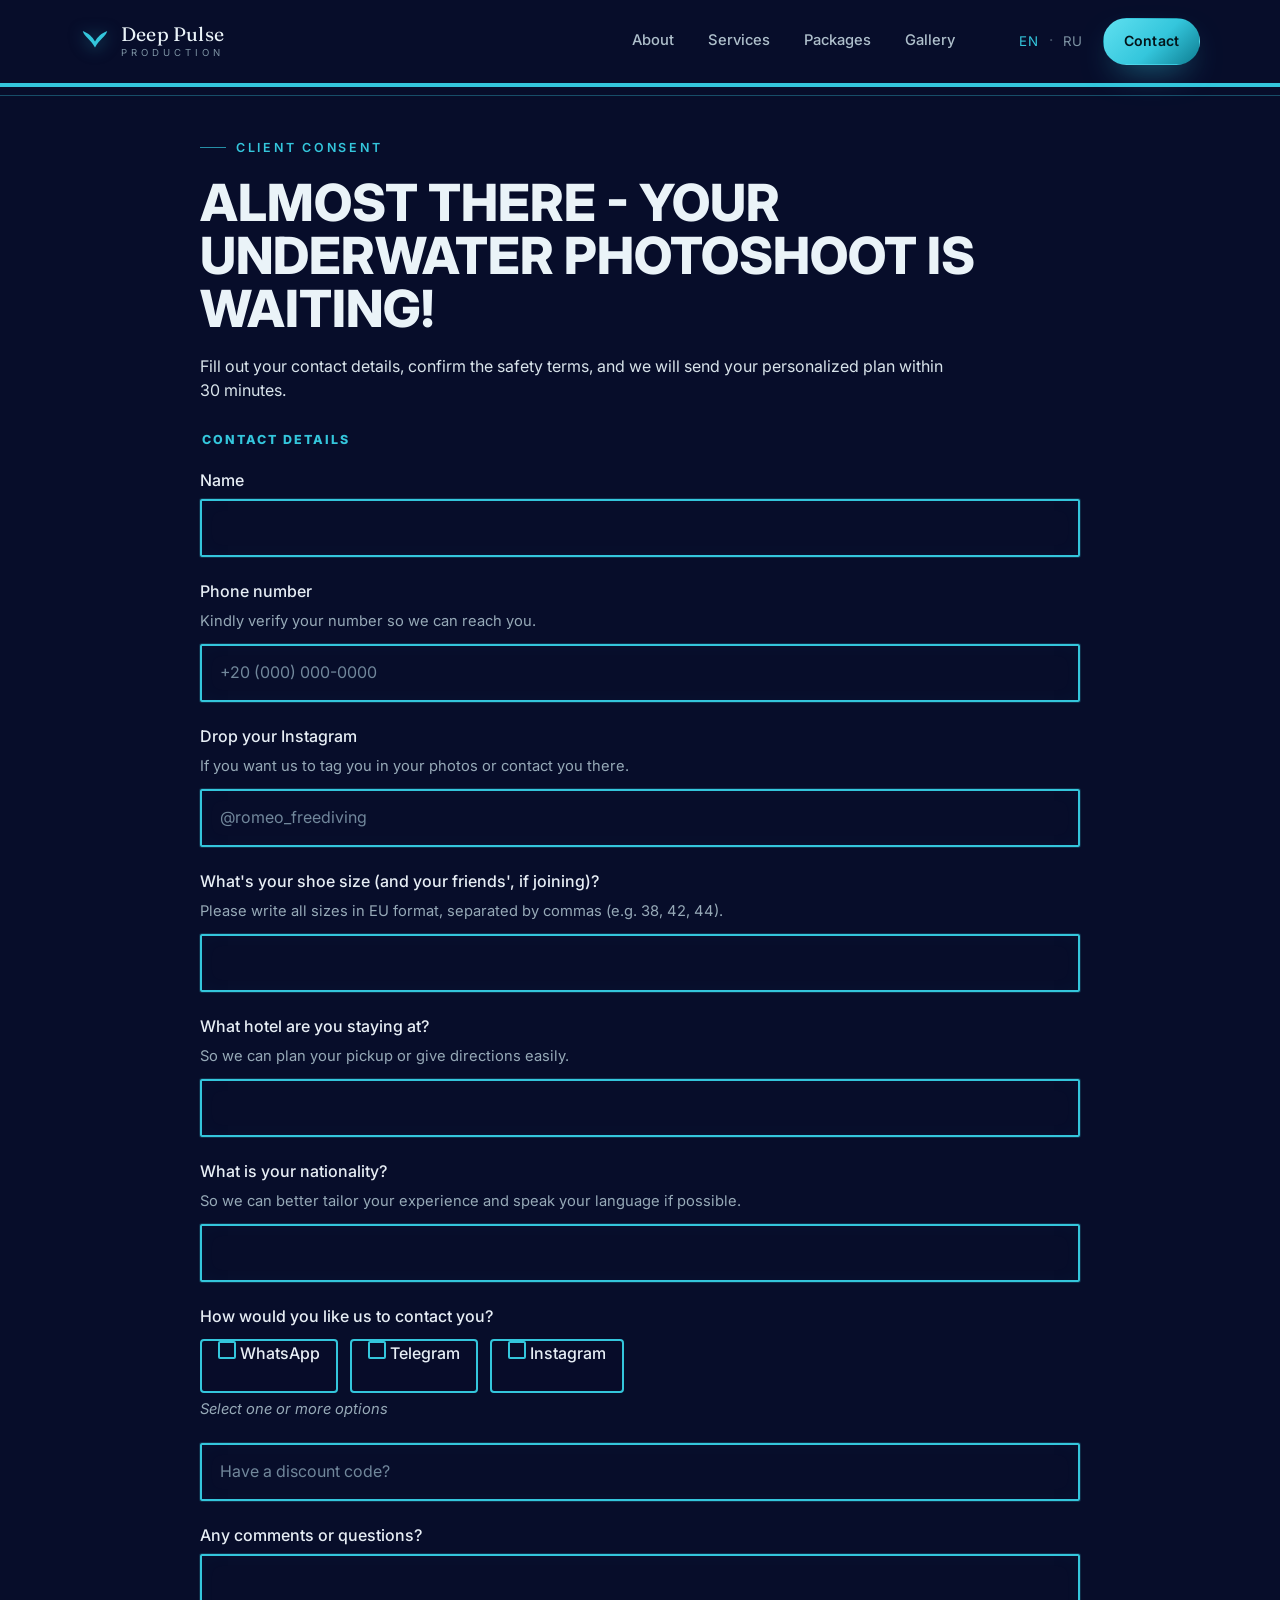
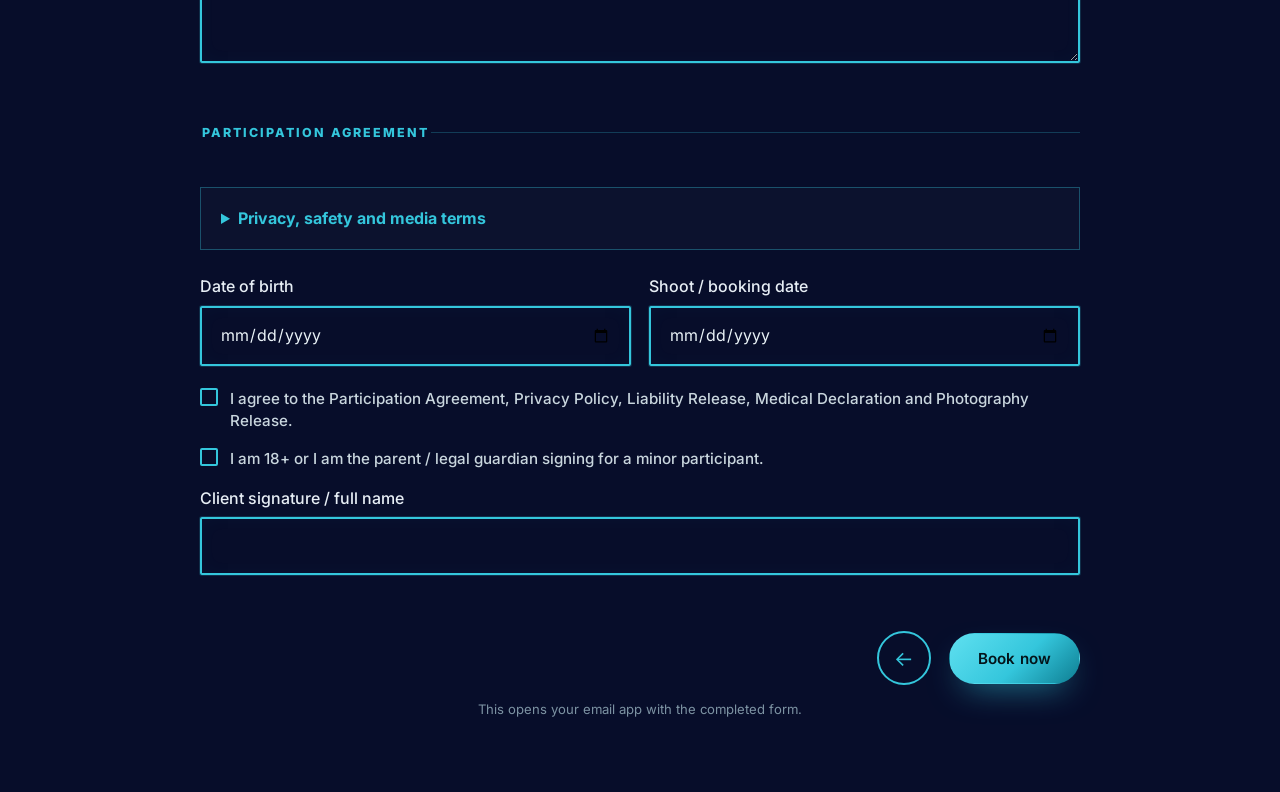
<file: consent.html>
<!DOCTYPE html>
<html lang="en" class="no-js">
<head>
<meta charset="UTF-8" />
<meta name="viewport" content="width=device-width, initial-scale=1.0" />
<title>Deep Pulse Production - Client Consent Form</title>
<meta name="description" content="Client consent and booking details form for Deep Pulse Production underwater photoshoots." />
<meta name="theme-color" content="#050d16" />
<link rel="icon" href="assets/img/favicon.svg" type="image/svg+xml" />
<link rel="preconnect" href="https://fonts.googleapis.com" />
<link rel="preconnect" href="https://fonts.gstatic.com" crossorigin />
<link href="https://fonts.googleapis.com/css2?family=Fraunces:opsz,wght@9..144,300;9..144,400;9..144,500;9..144,600&family=Inter:wght@300;400;500;600;700&display=swap" rel="stylesheet" />
<link rel="stylesheet" href="assets/css/styles.css" />
<script>document.documentElement.classList.remove('no-js');document.documentElement.classList.add('js');</script>
</head>
<body class="lang-en consent-page">

<header class="site-header consent-header" id="header">
  <div class="container header-inner">
    <a href="index.html#top" class="brand" aria-label="Deep Pulse Production - home">
      <svg class="brand-mark" viewBox="0 0 32 32" aria-hidden="true"><path d="M16 23C11.6 14.6 4.2 11 3 5.4 9.3 8 13 11.3 16 16.6 19 11.3 22.7 8 29 5.4 27.8 11 20.4 14.6 16 23Z"/></svg>
      <span class="brand-text"><span class="brand-name">Deep Pulse</span><span class="brand-sub">PRODUCTION</span></span>
    </a>

    <nav class="nav" id="nav" aria-label="Primary">
      <a href="index.html#about" class="nav-link"><span class="lang lang-en">About</span><span class="lang lang-ru">О нас</span></a>
      <a href="index.html#services" class="nav-link"><span class="lang lang-en">Services</span><span class="lang lang-ru">Услуги</span></a>
      <a href="index.html#packages" class="nav-link"><span class="lang lang-en">Packages</span><span class="lang lang-ru">Пакеты</span></a>
      <a href="index.html#gallery" class="nav-link"><span class="lang lang-en">Gallery</span><span class="lang lang-ru">Галерея</span></a>
      <a href="index.html#contact" class="nav-link nav-contact"><span class="lang lang-en">Contact</span><span class="lang lang-ru">Контакты</span></a>
    </nav>

    <div class="header-actions">
      <div class="lang-switch" role="group" aria-label="Language">
        <button type="button" class="lang-btn is-active" data-lang="en">EN</button>
        <span class="lang-sep">·</span>
        <button type="button" class="lang-btn" data-lang="ru">RU</button>
      </div>
      <a href="index.html#contact" class="btn btn-primary btn-sm header-cta"><span class="lang lang-en">Contact</span><span class="lang lang-ru">Контакты</span></a>
      <button type="button" class="menu-toggle" id="menuToggle" aria-label="Menu" aria-expanded="false" aria-controls="nav">
        <span></span><span></span><span></span>
      </button>
    </div>
  </div>
</header>

<main class="consent-shell">
  <section class="consent-hero">
    <div class="consent-brand-line container">
      <span class="brand-kicker"><span class="lang lang-en">One breath. Epic adventure.</span><span class="lang lang-ru">Один вдох. Большое приключение.</span></span>
    </div>
  </section>

  <section class="consent-section">
    <div class="container consent-wrap">
      <div class="consent-copy reveal">
        <p class="eyebrow"><span class="lang lang-en">Client consent</span><span class="lang lang-ru">Согласие клиента</span></p>
        <h1><span class="lang lang-en">Almost there - your underwater photoshoot is waiting!</span><span class="lang lang-ru">Почти готово - ваша подводная съемка ждет!</span></h1>
        <p class="lead"><span class="lang lang-en">Fill out your contact details, confirm the safety terms, and we will send your personalized plan within 30 minutes.</span><span class="lang lang-ru">Заполните контакты, подтвердите условия безопасности, и мы пришлем персональный план в течение 30 минут.</span></p>
      </div>

      <form class="consent-form reveal" id="consentForm">
        <fieldset class="consent-fieldset">
          <legend><span class="lang lang-en">Contact details</span><span class="lang lang-ru">Контактные данные</span></legend>

          <div class="consent-field">
            <label for="consent-name"><span class="lang lang-en">Name</span><span class="lang lang-ru">Имя и фамилия</span></label>
            <input type="text" id="consent-name" name="name" required autocomplete="name" />
          </div>

          <div class="consent-field">
            <label for="consent-phone"><span class="lang lang-en">Phone number</span><span class="lang lang-ru">Номер телефона</span></label>
            <p><span class="lang lang-en">Kindly verify your number so we can reach you.</span><span class="lang lang-ru">Проверьте номер, чтобы мы могли с вами связаться.</span></p>
            <input type="tel" id="consent-phone" name="phone" required autocomplete="tel" data-ph-en="+20 (000) 000-0000" data-ph-ru="+20 (000) 000-0000" />
          </div>

          <div class="consent-field">
            <label for="consent-instagram"><span class="lang lang-en">Drop your Instagram</span><span class="lang lang-ru">Ваш Instagram</span></label>
            <p><span class="lang lang-en">If you want us to tag you in your photos or contact you there.</span><span class="lang lang-ru">Если хотите, чтобы мы отметили вас на фото или связались там.</span></p>
            <input type="text" id="consent-instagram" name="instagram" autocomplete="off" data-ph-en="@romeo_freediving" data-ph-ru="@romeo_freediving" />
          </div>

          <div class="consent-field">
            <label for="consent-shoes"><span class="lang lang-en">What's your shoe size (and your friends', if joining)?</span><span class="lang lang-ru">Размер обуви ваш и друзей, если они участвуют</span></label>
            <p><span class="lang lang-en">Please write all sizes in EU format, separated by commas (e.g. 38, 42, 44).</span><span class="lang lang-ru">Укажите все размеры в EU формате через запятую, например 38, 42, 44.</span></p>
            <input type="text" id="consent-shoes" name="shoe_size" />
          </div>

          <div class="consent-field">
            <label for="consent-hotel"><span class="lang lang-en">What hotel are you staying at?</span><span class="lang lang-ru">В каком отеле вы остановились?</span></label>
            <p><span class="lang lang-en">So we can plan your pickup or give directions easily.</span><span class="lang lang-ru">Чтобы мы могли организовать трансфер или дать понятные инструкции.</span></p>
            <input type="text" id="consent-hotel" name="hotel" />
          </div>

          <div class="consent-field">
            <label for="consent-nationality"><span class="lang lang-en">What is your nationality?</span><span class="lang lang-ru">Ваше гражданство</span></label>
            <p><span class="lang lang-en">So we can better tailor your experience and speak your language if possible.</span><span class="lang lang-ru">Так мы лучше подстроим опыт и по возможности будем говорить на вашем языке.</span></p>
            <input type="text" id="consent-nationality" name="nationality" />
          </div>

          <div class="consent-field">
            <label><span class="lang lang-en">How would you like us to contact you?</span><span class="lang lang-ru">Как с вами удобнее связаться?</span></label>
            <div class="consent-options" role="group" aria-label="Contact methods">
              <label class="consent-choice"><input type="checkbox" name="contact_method" value="WhatsApp" /> <span>WhatsApp</span></label>
              <label class="consent-choice"><input type="checkbox" name="contact_method" value="Telegram" /> <span>Telegram</span></label>
              <label class="consent-choice"><input type="checkbox" name="contact_method" value="Instagram" /> <span>Instagram</span></label>
            </div>
            <p class="consent-hint"><span class="lang lang-en">Select one or more options</span><span class="lang lang-ru">Можно выбрать один или несколько вариантов</span></p>
          </div>

          <div class="consent-field">
            <label class="sr-only" for="consent-code"><span class="lang lang-en">Discount code</span><span class="lang lang-ru">Промокод</span></label>
            <input type="text" id="consent-code" name="discount_code" data-ph-en="Have a discount code?" data-ph-ru="Есть промокод?" />
          </div>

          <div class="consent-field">
            <label for="consent-comments"><span class="lang lang-en">Any comments or questions?</span><span class="lang lang-ru">Комментарии или вопросы</span></label>
            <textarea id="consent-comments" name="comments" rows="3"></textarea>
          </div>
        </fieldset>

        <fieldset class="consent-fieldset consent-legal">
          <legend><span class="lang lang-en">Participation agreement</span><span class="lang lang-ru">Согласие на участие</span></legend>
          <details>
            <summary><span class="lang lang-en">Privacy, safety and media terms</span><span class="lang lang-ru">Конфиденциальность, безопасность и медиаправа</span></summary>
            <div class="legal-text">
              <p><span class="lang lang-en">I confirm that I have provided accurate contact and health information, understand the risks of swimming, freediving, breath-hold activity and open-water photoshoots, and agree to follow all instructions from Deep Pulse Production, Romeo Freediving, the instructor, photographer, captain and crew.</span><span class="lang lang-ru">Я подтверждаю, что предоставил(а) достоверные контактные данные и информацию о здоровье, понимаю риски плавания, фридайвинга, задержки дыхания и подводной съемки в открытой воде, и обязуюсь выполнять инструкции Deep Pulse Production, Romeo Freediving, инструктора, фотографа, капитана и команды.</span></p>
              <p><span class="lang lang-en">I accept the payment and cancellation terms: deposits and payments are non-refundable unless otherwise agreed in writing. If the organizer cancels due to weather, sea conditions, safety or technical reasons, an alternative date or credit may be offered.</span><span class="lang lang-ru">Я принимаю условия оплаты и отмены: депозиты и платежи не возвращаются, если иное не согласовано письменно. Если организатор отменяет съемку из-за погоды, состояния моря, безопасности или технических причин, может быть предложена другая дата или кредит на будущую съемку.</span></p>
              <p><span class="lang lang-en">I allow Deep Pulse Production to capture photo, video and audio materials during the activity and use them for portfolio, website, social media, promotional, editorial and commercial materials unless I notify the organizer in writing before the shoot.</span><span class="lang lang-ru">Я разрешаю Deep Pulse Production создавать фото-, видео- и аудиоматериалы во время активности и использовать их для портфолио, сайта, социальных сетей, рекламных, редакционных и коммерческих материалов, если письменно не сообщу организатору об отказе до начала съемки.</span></p>
            </div>
          </details>

          <div class="consent-field consent-grid-2">
            <div>
              <label for="consent-birth"><span class="lang lang-en">Date of birth</span><span class="lang lang-ru">Дата рождения</span></label>
              <input type="date" id="consent-birth" name="date_of_birth" />
            </div>
            <div>
              <label for="consent-booking-date"><span class="lang lang-en">Shoot / booking date</span><span class="lang lang-ru">Дата съемки / бронирования</span></label>
              <input type="date" id="consent-booking-date" name="booking_date" />
            </div>
          </div>

          <label class="consent-check">
            <input type="checkbox" name="agreement" required />
            <span><span class="lang lang-en">I agree to the Participation Agreement, Privacy Policy, Liability Release, Medical Declaration and Photography Release.</span><span class="lang lang-ru">Я принимаю Соглашение об участии, Политику конфиденциальности, отказ от претензий, медицинскую декларацию и согласие на фото- и видеосъемку.</span></span>
          </label>

          <label class="consent-check">
            <input type="checkbox" name="adult_confirm" required />
            <span><span class="lang lang-en">I am 18+ or I am the parent / legal guardian signing for a minor participant.</span><span class="lang lang-ru">Мне есть 18 лет или я родитель / законный представитель несовершеннолетнего участника.</span></span>
          </label>

          <div class="consent-field">
            <label for="consent-signature"><span class="lang lang-en">Client signature / full name</span><span class="lang lang-ru">Подпись клиента / ФИО</span></label>
            <input type="text" id="consent-signature" name="signature" required />
          </div>
        </fieldset>

        <div class="consent-actions">
          <a href="index.html#contact" class="consent-back" aria-label="Back to website">&#8592;</a>
          <button type="submit" class="btn btn-primary"><span class="lang lang-en">Book now</span><span class="lang lang-ru">Отправить</span></button>
        </div>
        <p class="form-note"><span class="lang lang-en">This opens your email app with the completed form.</span><span class="lang lang-ru">Откроется ваше почтовое приложение с заполненной формой.</span></p>
      </form>
    </div>
  </section>
</main>

<script src="assets/js/main.js"></script>
</body>
</html>
</file>
<file: assets/css/styles.css>
/* ============================================================
   Deep Pulse Production — styles
   ============================================================ */
:root{
  --bg:#050d16;
  --bg-2:#081621;
  --bg-3:#0b2030;
  --panel:#0d1d2b;
  --panel-2:#102636;
  --line:rgba(120,170,200,.16);
  --line-strong:rgba(120,170,200,.30);
  --ink:#eaf3f8;
  --ink-soft:#aebfcb;
  --ink-mute:#7d93a3;
  --cyan:#34c6dc;
  --cyan-2:#5fe0f0;
  --cyan-deep:#0e7e92;
  --sand:#e9c79c;
  --shadow:0 24px 60px -24px rgba(0,0,0,.7);
  --r-sm:10px; --r:16px; --r-lg:24px; --r-pill:100px;
  --container:1200px;
  --ease:cubic-bezier(.22,.61,.36,1);
  --fs-display:clamp(2.6rem,6.2vw,5rem);
  --fs-h2:clamp(1.9rem,3.6vw,3rem);
  --fs-h3:1.2rem;
}

*,*::before,*::after{box-sizing:border-box}
html{scroll-behavior:smooth}
@media (prefers-reduced-motion:reduce){html{scroll-behavior:auto}}
body{
  margin:0;
  font-family:"Inter",system-ui,-apple-system,Segoe UI,Roboto,sans-serif;
  color:var(--ink);
  background:var(--bg);
  line-height:1.6;
  -webkit-font-smoothing:antialiased;
  overflow-x:hidden;
}
img{max-width:100%;display:block}
a{color:inherit;text-decoration:none}
h1,h2,h3{margin:0;font-family:"Fraunces",Georgia,serif;font-weight:400;line-height:1.08;letter-spacing:-.01em}
p{margin:0}
button{font-family:inherit;cursor:pointer}
::selection{background:var(--cyan);color:#04141a}

.container{width:100%;max-width:var(--container);margin:0 auto;padding:0 clamp(20px,5vw,40px)}
.section{padding:clamp(72px,10vw,140px) 0;position:relative}

/* ---------- Language visibility ----------
   Scope to .lang so these rules never match <body class="lang-ru">,
   which uses lang-en/lang-ru only as a state flag. */
.lang.lang-ru{display:none}
body.lang-ru .lang.lang-en{display:none}
body.lang-ru .lang.lang-ru{display:revert}

/* ---------- Typography helpers ---------- */
.eyebrow{
  font-size:.78rem;font-weight:600;letter-spacing:.22em;text-transform:uppercase;
  color:var(--cyan);margin-bottom:18px;display:flex;align-items:center;gap:10px;
}
.eyebrow::before{content:"";width:26px;height:1px;background:var(--cyan);opacity:.7}
.section-head{max-width:720px;margin:0 auto clamp(40px,6vw,68px);text-align:center}
.section-head .eyebrow{justify-content:center}
.section-head h2{font-size:var(--fs-h2)}
.section-intro{margin-top:18px;color:var(--ink-soft);font-size:1.05rem}
.lead{color:var(--ink-soft);font-size:1.12rem;line-height:1.65}

/* ---------- Buttons ---------- */
.btn{
  --pad:15px 28px;
  display:inline-flex;align-items:center;justify-content:center;gap:9px;
  padding:var(--pad);border-radius:var(--r-pill);border:1px solid transparent;
  font-weight:600;font-size:.95rem;letter-spacing:.01em;
  transition:transform .35s var(--ease),box-shadow .35s var(--ease),background .3s,color .3s,border-color .3s;
  will-change:transform;
}
.btn-sm{--pad:11px 20px;font-size:.88rem}
.btn-block{width:100%}
.btn-primary{
  color:#04141a;
  background:linear-gradient(135deg,var(--cyan-2),var(--cyan) 55%,var(--cyan-deep));
  box-shadow:0 14px 34px -14px rgba(52,198,220,.7);
}
.btn-primary:hover{transform:translateY(-3px);box-shadow:0 22px 44px -16px rgba(52,198,220,.85)}
.btn-ghost{color:var(--ink);border-color:var(--line-strong);background:rgba(255,255,255,.02);backdrop-filter:blur(6px)}
.btn-ghost:hover{border-color:var(--cyan);color:var(--cyan);transform:translateY(-3px)}

/* ============================================================
   HEADER
   ============================================================ */
.site-header{
  position:fixed;inset:0 0 auto 0;z-index:60;
  padding:18px 0;
  transition:background .4s var(--ease),padding .4s var(--ease),border-color .4s;
  border-bottom:1px solid transparent;
}
.site-header.scrolled{
  background:rgba(5,13,22,.82);backdrop-filter:blur(16px) saturate(140%);
  padding:11px 0;border-bottom-color:var(--line);
}
.header-inner{display:flex;align-items:center;justify-content:space-between;gap:20px}

.brand{display:inline-flex;align-items:center;gap:11px}
.brand-mark{width:30px;height:30px;flex:none;fill:var(--cyan);filter:drop-shadow(0 2px 8px rgba(52,198,220,.5))}
.brand-text{display:flex;flex-direction:column;line-height:1}
.brand-name{font-family:"Fraunces",serif;font-size:1.22rem;letter-spacing:.01em}
.brand-sub{font-size:.6rem;letter-spacing:.42em;color:var(--ink-mute);margin-top:3px;text-transform:uppercase}

.nav{display:flex;gap:6px;margin-left:auto}
.nav-link{
  position:relative;padding:8px 14px;font-size:.92rem;font-weight:500;color:var(--ink-soft);
  border-radius:var(--r-pill);transition:color .25s;
}
.nav-link::after{
  content:"";position:absolute;left:14px;right:14px;bottom:3px;height:1.5px;
  background:var(--cyan);transform:scaleX(0);transform-origin:left;transition:transform .3s var(--ease);
}
.nav-link:hover{color:var(--ink)}
.nav-link:hover::after{transform:scaleX(1)}
.nav-contact{display:none}

.header-actions{display:flex;align-items:center;gap:14px;margin-left:24px}
.lang-switch{display:flex;align-items:center;gap:4px;font-size:.85rem;font-weight:600;color:var(--ink-mute)}
.lang-btn{background:none;border:none;color:var(--ink-mute);padding:4px 6px;border-radius:6px;letter-spacing:.05em;transition:color .25s}
.lang-btn.is-active{color:var(--cyan)}
.lang-btn:hover{color:var(--ink)}
.lang-sep{opacity:.5}

.menu-toggle{display:none;flex-direction:column;gap:5px;width:42px;height:42px;border:1px solid var(--line);border-radius:10px;background:rgba(255,255,255,.03);align-items:center;justify-content:center}
.menu-toggle span{width:18px;height:1.6px;background:var(--ink);transition:transform .3s var(--ease),opacity .3s}
.menu-toggle[aria-expanded="true"] span:nth-child(1){transform:translateY(6.6px) rotate(45deg)}
.menu-toggle[aria-expanded="true"] span:nth-child(2){opacity:0}
.menu-toggle[aria-expanded="true"] span:nth-child(3){transform:translateY(-6.6px) rotate(-45deg)}

/* ============================================================
   HERO
   ============================================================ */
.hero{position:relative;min-height:100svh;display:flex;align-items:center;overflow:hidden}
.hero-bg{position:absolute;inset:0;z-index:0}
.hero-slide{
  position:absolute;inset:0;background-size:cover;background-position:center;
  opacity:0;transition:opacity 1.6s var(--ease);
  animation:kenburns 18s ease-in-out infinite alternate;
}
.hero-slide.is-active{opacity:1}
@keyframes kenburns{from{transform:scale(1.06) translate(0,0)}to{transform:scale(1.16) translate(-1.5%,-1.5%)}}
.hero-overlay{
  position:absolute;inset:0;
  background:
    radial-gradient(120% 90% at 15% 10%,rgba(5,13,22,.35),transparent 55%),
    linear-gradient(180deg,rgba(5,13,22,.72) 0%,rgba(5,13,22,.28) 35%,rgba(5,13,22,.55) 75%,var(--bg) 100%);
}
.hero-inner{position:relative;z-index:2;max-width:850px;padding-top:60px}
.hero-title{font-size:var(--fs-display);margin:6px 0 0;text-shadow:0 4px 40px rgba(0,0,0,.5)}
.hero-sub{margin-top:24px;max-width:620px;font-size:1.18rem;color:#d6e4ec;text-shadow:0 2px 16px rgba(0,0,0,.4)}
.hero-actions{margin-top:38px;display:flex;flex-wrap:wrap;gap:14px}
.hero-scroll{position:absolute;left:50%;bottom:30px;transform:translateX(-50%);z-index:2;width:26px;height:42px;border:1.6px solid rgba(255,255,255,.4);border-radius:14px;display:flex;justify-content:center;padding-top:8px}
.hero-scroll span{width:3px;height:8px;border-radius:3px;background:#fff;animation:scrolldot 1.8s var(--ease) infinite}
@keyframes scrolldot{0%{opacity:0;transform:translateY(-4px)}40%{opacity:1}80%{opacity:0;transform:translateY(12px)}}

/* ---------- Marquee ---------- */
.marquee{background:var(--bg-2);border-top:1px solid var(--line);border-bottom:1px solid var(--line);overflow:hidden;padding:16px 0}
.marquee-track{display:flex;align-items:center;gap:34px;white-space:nowrap;width:max-content;animation:marquee 32s linear infinite}
.marquee-track span{font-family:"Fraunces",serif;font-size:1.05rem;color:var(--ink-soft);letter-spacing:.02em}
.marquee-track i{color:var(--cyan);font-style:normal;font-size:.7rem}
@keyframes marquee{to{transform:translateX(-50%)}}
@media (prefers-reduced-motion:reduce){.marquee-track,.hero-slide{animation:none}}

/* ============================================================
   ABOUT
   ============================================================ */
.about{background:linear-gradient(180deg,var(--bg),var(--bg-2))}
.about-grid{display:grid;grid-template-columns:0.9fr 1.1fr;gap:clamp(36px,6vw,80px);align-items:center}
.about-media{position:relative}
.about-media img{width:100%;height:600px;object-fit:cover;border-radius:var(--r-lg);box-shadow:var(--shadow)}
.about-media::after{content:"";position:absolute;inset:0;border-radius:var(--r-lg);box-shadow:inset 0 0 0 1px var(--line-strong)}
.about-badge{
  position:absolute;left:-18px;bottom:34px;max-width:280px;
  background:rgba(8,22,33,.85);backdrop-filter:blur(14px);border:1px solid var(--line-strong);
  padding:18px 22px;border-radius:var(--r);box-shadow:var(--shadow);
}
.about-badge-num{display:block;font-family:"Fraunces",serif;font-size:1.25rem;color:var(--cyan)}
.about-badge-label{display:block;font-size:.82rem;color:var(--ink-soft);margin-top:5px}
.about-text h2{font-size:var(--fs-h2);margin:8px 0 22px}
.about-text .lead{margin-bottom:18px}
.about-points{list-style:none;padding:0;margin:30px 0 0;display:grid;gap:14px}
.about-points li{position:relative;padding-left:34px;color:var(--ink-soft)}
.about-points strong{color:var(--ink);font-weight:600}
.about-points li::before{
  content:"";position:absolute;left:0;top:.45em;width:18px;height:18px;border-radius:50%;
  background:radial-gradient(circle at 50% 50%,var(--cyan) 0 30%,transparent 32%);
  border:1px solid var(--cyan);opacity:.9;
}

/* ============================================================
   SERVICES
   ============================================================ */
.services{background:var(--bg-2)}
.svc-grid{display:grid;grid-template-columns:repeat(3,1fr);gap:20px}
.svc-card{
  background:linear-gradient(160deg,var(--panel),var(--bg-3));
  border:1px solid var(--line);border-radius:var(--r-lg);padding:32px 28px;
  transition:transform .4s var(--ease),border-color .4s,box-shadow .4s;
  position:relative;overflow:hidden;
}
.svc-card::before{content:"";position:absolute;inset:0;background:radial-gradient(120% 80% at 100% 0,rgba(52,198,220,.12),transparent 60%);opacity:0;transition:opacity .4s}
.svc-card:hover{transform:translateY(-6px);border-color:var(--line-strong);box-shadow:var(--shadow)}
.svc-card:hover::before{opacity:1}
.svc-icon{display:inline-flex;width:54px;height:54px;border-radius:14px;align-items:center;justify-content:center;background:rgba(52,198,220,.1);border:1px solid var(--line-strong);margin-bottom:22px}
.svc-icon svg{width:26px;height:26px;fill:none;stroke:var(--cyan);stroke-width:1.6;stroke-linecap:round;stroke-linejoin:round}
.svc-card h3{font-size:var(--fs-h3);font-family:"Inter",sans-serif;font-weight:600;letter-spacing:0;margin-bottom:10px}
.svc-card h3 em{color:var(--cyan);font-style:normal;font-size:.78rem;font-weight:600;letter-spacing:.08em;vertical-align:middle;margin-left:4px}
.svc-card p{color:var(--ink-soft);font-size:.96rem}

/* ============================================================
   PACKAGES
   ============================================================ */
.packages{background:linear-gradient(180deg,var(--bg-2),var(--bg))}
.pkg-toggle{display:flex;justify-content:center;gap:6px;padding:6px;margin:0 auto clamp(34px,5vw,52px);width:max-content;max-width:100%;background:var(--panel);border:1px solid var(--line);border-radius:var(--r-pill)}
.pkg-tab{
  background:none;border:none;color:var(--ink-soft);padding:12px 30px;border-radius:var(--r-pill);
  font-weight:600;font-size:1rem;display:flex;flex-direction:column;align-items:center;line-height:1.1;gap:3px;
  transition:background .3s var(--ease),color .3s;
}
.pkg-tab small{font-weight:400;font-size:.72rem;color:var(--ink-mute);letter-spacing:.02em}
.pkg-tab.is-active{background:linear-gradient(135deg,var(--cyan-2),var(--cyan-deep));color:#04141a}
.pkg-tab.is-active small{color:rgba(4,20,26,.7)}

.pkg-panel{display:none}
.pkg-panel.is-active{display:block;animation:fadeUp .5s var(--ease)}
.pkg-grid{display:grid;grid-template-columns:repeat(3,1fr);gap:20px;align-items:start}
.pkg-card{
  position:relative;background:linear-gradient(170deg,var(--panel),var(--bg-3));
  border:1px solid var(--line);border-radius:var(--r-lg);padding:30px 26px;
  transition:transform .4s var(--ease),border-color .4s,box-shadow .4s;
}
.pkg-card:hover{transform:translateY(-5px);border-color:var(--line-strong);box-shadow:var(--shadow)}
.pkg-card.is-featured{border-color:rgba(52,198,220,.5);background:linear-gradient(170deg,#0f2a3a,#0a1d2a)}
.pkg-card.is-featured::after{content:"";position:absolute;inset:0;border-radius:var(--r-lg);box-shadow:inset 0 0 0 1px rgba(52,198,220,.35),0 30px 70px -30px rgba(52,198,220,.4);pointer-events:none}
.pkg-flag{position:absolute;top:-12px;left:26px;background:linear-gradient(135deg,var(--cyan-2),var(--cyan-deep));color:#04141a;font-size:.72rem;font-weight:700;letter-spacing:.04em;padding:5px 14px;border-radius:var(--r-pill);text-transform:uppercase}
.pkg-flag-free{background:linear-gradient(135deg,var(--sand),#caa06a);color:#2a1c08}
.pkg-card-head{padding-bottom:20px;margin-bottom:20px;border-bottom:1px solid var(--line)}
.pkg-card-head h3{font-family:"Inter",sans-serif;font-weight:700;font-size:1.05rem;letter-spacing:.08em;text-transform:uppercase;color:var(--ink-soft)}
.pkg-price{display:flex;align-items:baseline;flex-wrap:wrap;gap:8px;margin-top:12px}
.pkg-amount{font-family:"Fraunces",serif;font-size:2.7rem;line-height:1;color:var(--ink)}
.pkg-plus{font-size:.82rem;color:var(--cyan)}
.pkg-fee{margin-top:10px;font-size:.85rem;color:var(--ink-mute);font-weight:500}
.pkg-list{list-style:none;padding:0;margin:0;display:grid;gap:12px}
.pkg-list li{position:relative;padding-left:26px;font-size:.93rem;color:var(--ink-soft)}
.pkg-list li::before{content:"";position:absolute;left:0;top:.5em;width:13px;height:8px;border-left:2px solid var(--cyan);border-bottom:2px solid var(--cyan);transform:rotate(-45deg)}
.pkg-list .pkg-note{padding-left:26px;margin-top:4px;font-size:.83rem;color:var(--ink-mute);font-style:italic}
.pkg-list .pkg-note::before{content:"✦";border:none;transform:none;color:var(--cyan);font-size:.7rem;top:.35em}

/* add-ons */
.pkg-addons{margin-top:clamp(40px,6vw,64px);background:var(--panel);border:1px solid var(--line);border-radius:var(--r-lg);padding:clamp(28px,4vw,44px)}
.addons-title{text-align:center;font-size:1.5rem;margin-bottom:30px}
.addons-grid{display:grid;grid-template-columns:repeat(5,1fr);gap:16px;margin-bottom:36px}
.addon{text-align:center;padding:22px 14px;background:var(--bg-2);border:1px solid var(--line);border-radius:var(--r)}
.addon-price{display:block;font-family:"Fraunces",serif;font-size:1.5rem;color:var(--cyan)}
.addon-label{display:block;font-size:.82rem;color:var(--ink-soft);margin-top:8px;line-height:1.4}
.pkg-terms{list-style:none;padding:0;margin:0;display:grid;gap:14px;border-top:1px solid var(--line);padding-top:28px}
.pkg-terms li{display:flex;gap:14px;font-size:.9rem;color:var(--ink-soft)}
.pkg-terms strong{color:var(--ink)}
.term-mark{flex:none;width:30px;height:24px;display:inline-flex;align-items:center;justify-content:center;background:rgba(233,199,156,.14);color:var(--sand);border-radius:7px;font-weight:700;font-size:.8rem;letter-spacing:-1px}
.pkg-cta{text-align:center;margin-top:34px}

/* ============================================================
   GALLERY
   ============================================================ */
.gallery{background:var(--bg)}
.gallery-grid{columns:3;column-gap:16px}
.gallery-item{break-inside:avoid;margin-bottom:16px;position:relative;border-radius:var(--r);overflow:hidden;cursor:pointer;display:block;background:var(--panel)}
.gallery-item img{width:100%;height:auto;transition:transform .7s var(--ease),filter .5s;filter:saturate(.95)}
.gallery-item::after{content:"";position:absolute;inset:0;background:linear-gradient(0deg,rgba(5,13,22,.5),transparent 50%);opacity:0;transition:opacity .4s}
.gallery-item::before{content:"⤢";position:absolute;z-index:2;right:14px;bottom:12px;color:#fff;font-size:1.2rem;opacity:0;transform:translateY(8px);transition:.4s var(--ease)}
.gallery-item:hover img{transform:scale(1.07);filter:saturate(1.05)}
.gallery-item:hover::after,.gallery-item:hover::before{opacity:1}
.gallery-item:hover::before{transform:translateY(0)}

/* ============================================================
   FAQ
   ============================================================ */
.faq{background:linear-gradient(180deg,var(--bg),var(--bg-2))}
.faq-inner{max-width:840px}
.faq-list{display:grid;gap:14px}
.faq-item{background:var(--panel);border:1px solid var(--line);border-radius:var(--r);overflow:hidden;transition:border-color .3s}
.faq-item[open]{border-color:var(--line-strong)}
.faq-item summary{
  list-style:none;cursor:pointer;padding:22px 26px;font-weight:600;font-size:1.05rem;color:var(--ink);
  display:flex;align-items:center;justify-content:space-between;gap:16px;
}
.faq-item summary::-webkit-details-marker{display:none}
.faq-plus{position:relative;flex:none;width:20px;height:20px}
.faq-plus::before,.faq-plus::after{content:"";position:absolute;background:var(--cyan);transition:transform .3s var(--ease)}
.faq-plus::before{top:9px;left:0;width:20px;height:2px}
.faq-plus::after{left:9px;top:0;width:2px;height:20px}
.faq-item[open] .faq-plus::after{transform:rotate(90deg);opacity:0}
.faq-body{padding:0 26px 24px;color:var(--ink-soft)}
.faq-body p{max-width:64ch}

/* ============================================================
   CONTACT
   ============================================================ */
.contact{position:relative;background:var(--bg-2);overflow:hidden}
.contact-bg{position:absolute;inset:0;background:url('../img/cta.jpg') center/cover no-repeat;opacity:.22}
.contact-bg::after{content:"";position:absolute;inset:0;background:linear-gradient(180deg,var(--bg-2),rgba(8,22,33,.6) 50%,var(--bg-2))}
.contact-inner{position:relative;z-index:2;display:grid;grid-template-columns:1fr 1fr;gap:clamp(36px,6vw,72px);align-items:center}
.contact-text h2{font-size:var(--fs-h2);margin:8px 0 18px}
.contact-direct{display:flex;flex-direction:column;gap:14px;margin-top:30px}
.contact-chip{display:inline-flex;align-items:center;gap:12px;padding:14px 20px;background:rgba(13,29,43,.7);border:1px solid var(--line-strong);border-radius:var(--r-pill);width:max-content;max-width:100%;font-weight:500;transition:border-color .3s,transform .3s,color .3s}
.contact-chip svg{width:20px;height:20px;fill:none;stroke:var(--cyan);stroke-width:1.6;flex:none}
.contact-chip:hover{border-color:var(--cyan);transform:translateX(4px);color:var(--cyan)}
.contact-chip:hover svg{stroke:var(--cyan)}

.contact-form{background:rgba(8,18,28,.72);backdrop-filter:blur(16px);border:1px solid var(--line-strong);border-radius:var(--r-lg);padding:clamp(26px,4vw,40px);box-shadow:var(--shadow)}
.field{margin-bottom:18px}
.field label{display:block;font-size:.82rem;font-weight:600;letter-spacing:.04em;text-transform:uppercase;color:var(--ink-mute);margin-bottom:8px}
.field input,.field textarea{
  width:100%;background:var(--bg);border:1px solid var(--line);border-radius:var(--r-sm);
  padding:13px 16px;color:var(--ink);font-family:inherit;font-size:.98rem;transition:border-color .3s,box-shadow .3s;resize:vertical;
}
.field input:focus,.field textarea:focus{outline:none;border-color:var(--cyan);box-shadow:0 0 0 3px rgba(52,198,220,.15)}
.field input::placeholder,.field textarea::placeholder{color:var(--ink-mute)}
.form-note{margin-top:14px;font-size:.82rem;color:var(--ink-mute);text-align:center}

/* ============================================================
   CONSENT FORM
   ============================================================ */
.consent-page{background:#070d2a}
.consent-header{background:#070d2a;border-bottom:4px solid var(--cyan);padding:18px 0}
.consent-header.scrolled{background:rgba(7,13,42,.94);border-bottom-color:var(--cyan)}
.consent-shell{min-height:100svh;background:#070d2a}
.consent-hero{height:96px;background:#070d2a;border-bottom:1px solid rgba(52,198,220,.35);display:flex;align-items:end}
.consent-brand-line{padding-bottom:24px}
.brand-kicker{font-weight:800;text-transform:uppercase;letter-spacing:.04em;color:var(--cyan);font-size:.92rem}
.consent-section{padding:42px 0 72px;background:#070d2a}
.consent-wrap{max-width:960px}
.consent-copy{max-width:820px;margin-bottom:28px}
.consent-copy h1{font-family:"Inter",sans-serif;font-size:clamp(2rem,4.5vw,3.2rem);font-weight:800;line-height:1.04;text-transform:uppercase;letter-spacing:0;margin-bottom:18px}
.consent-copy .lead{max-width:760px;color:#d8e3ea;font-size:1rem;line-height:1.5}
.consent-form{max-width:920px}
.consent-fieldset{border:0;margin:0 0 30px;padding:0}
.consent-fieldset legend{font-size:.78rem;font-weight:800;text-transform:uppercase;letter-spacing:.16em;color:var(--cyan);margin-bottom:18px}
.consent-field{margin-bottom:22px}
.consent-field label,.consent-check{display:block;color:#e7eef5;font-size:1rem;font-weight:500;margin-bottom:6px}
.consent-field p,.consent-hint{margin:0 0 12px;color:#96a9b7;font-size:.92rem;line-height:1.45}
.consent-field input,.consent-field textarea{
  width:100%;min-height:58px;background:transparent;border:2px solid var(--cyan);border-radius:2px;
  color:var(--ink);font:inherit;padding:14px 18px;box-shadow:0 0 0 1px rgba(52,198,220,.18),inset 0 0 18px rgba(52,198,220,.03);
  transition:border-color .25s,box-shadow .25s,background .25s;resize:vertical;
}
.consent-field textarea{min-height:70px}
.consent-field input:focus,.consent-field textarea:focus{outline:none;border-color:var(--cyan-2);box-shadow:0 0 0 4px rgba(52,198,220,.16),inset 0 0 24px rgba(52,198,220,.05)}
.consent-field input::placeholder,.consent-field textarea::placeholder{color:#71879b}
.consent-options{display:flex;flex-wrap:wrap;gap:12px;margin-top:10px}
.consent-choice{display:inline-flex;align-items:center;gap:10px;min-height:54px;padding:0 16px;border:2px solid var(--cyan);border-radius:4px;color:#dce8ee;background:rgba(7,13,42,.35);font-size:.96rem}
.consent-choice input,.consent-check input{appearance:none;width:18px;height:18px;min-height:18px;flex:none;border:2px solid var(--cyan);border-radius:2px;background:transparent;position:relative;margin:0;padding:0;box-shadow:none}
.consent-choice input:checked,.consent-check input:checked{background:var(--cyan)}
.consent-choice input:checked::after,.consent-check input:checked::after{content:"";position:absolute;left:4px;top:1px;width:6px;height:10px;border:solid #04141a;border-width:0 2px 2px 0;transform:rotate(45deg)}
.consent-hint{font-style:italic;margin-top:8px}
.consent-legal{border-top:1px solid rgba(52,198,220,.25);padding-top:26px}
.consent-legal details{border:1px solid rgba(52,198,220,.35);padding:18px 20px;margin-bottom:24px;background:rgba(255,255,255,.02)}
.consent-legal summary{cursor:pointer;color:var(--cyan);font-weight:700}
.legal-text{display:grid;gap:12px;margin-top:16px;color:#b9c8d3;font-size:.94rem;line-height:1.55}
.consent-grid-2{display:grid;grid-template-columns:1fr 1fr;gap:18px}
.consent-check{display:flex;gap:12px;align-items:flex-start;color:#c9d6de;font-size:.95rem;line-height:1.45;margin:0 0 16px}
.consent-actions{display:flex;justify-content:flex-end;align-items:center;gap:18px;margin-top:34px}
.consent-back{width:54px;height:54px;border:2px solid var(--cyan);border-radius:50%;display:inline-flex;align-items:center;justify-content:center;color:var(--cyan);font-size:1.3rem;transition:background .25s,color .25s,transform .25s}
.consent-back:hover{background:rgba(52,198,220,.12);transform:translateX(-3px)}
.sr-only{position:absolute;width:1px;height:1px;padding:0;margin:-1px;overflow:hidden;clip:rect(0,0,0,0);white-space:nowrap;border:0}

/* ============================================================
   FOOTER
   ============================================================ */
.site-footer{background:var(--bg);border-top:1px solid var(--line);padding:56px 0 30px}
.footer-inner{display:grid;grid-template-columns:1.4fr 1fr auto;gap:40px;align-items:start;padding-bottom:36px;border-bottom:1px solid var(--line)}
.footer-brand .brand{margin-bottom:16px}
.footer-tag{color:var(--ink-soft);font-size:.95rem;max-width:34ch}
.footer-nav{display:flex;flex-wrap:wrap;gap:8px 22px}
.footer-nav a{color:var(--ink-soft);font-size:.95rem;transition:color .25s}
.footer-nav a:hover{color:var(--cyan)}
.footer-social{display:flex;gap:12px}
.footer-social a{width:44px;height:44px;border:1px solid var(--line);border-radius:12px;display:flex;align-items:center;justify-content:center;transition:border-color .3s,transform .3s,background .3s}
.footer-social svg{width:20px;height:20px;fill:none;stroke:var(--ink-soft);stroke-width:1.6;transition:stroke .3s}
.footer-social a:hover{border-color:var(--cyan);transform:translateY(-3px)}
.footer-social a:hover svg{stroke:var(--cyan)}
.footer-bottom{display:flex;justify-content:space-between;flex-wrap:wrap;gap:10px;padding-top:24px;color:var(--ink-mute);font-size:.85rem}

/* ============================================================
   LIGHTBOX
   ============================================================ */
.lightbox{position:fixed;inset:0;z-index:100;background:rgba(3,8,13,.94);backdrop-filter:blur(10px);display:flex;align-items:center;justify-content:center;opacity:0;visibility:hidden;transition:opacity .35s,visibility .35s}
.lightbox.open{opacity:1;visibility:visible}
.lb-figure{margin:0;max-width:90vw;max-height:86vh}
.lb-figure img{max-width:90vw;max-height:86vh;width:auto;height:auto;border-radius:8px;box-shadow:0 30px 80px rgba(0,0,0,.6);animation:lbin .4s var(--ease)}
@keyframes lbin{from{opacity:0;transform:scale(.96)}to{opacity:1;transform:scale(1)}}
.lb-close{position:absolute;top:22px;right:26px;width:48px;height:48px;border:none;background:rgba(255,255,255,.08);color:#fff;font-size:1.8rem;border-radius:50%;line-height:1;transition:background .3s,transform .3s}
.lb-close:hover{background:rgba(255,255,255,.18);transform:rotate(90deg)}
.lb-nav{position:absolute;top:50%;transform:translateY(-50%);width:54px;height:54px;border:1px solid rgba(255,255,255,.2);background:rgba(255,255,255,.06);color:#fff;font-size:2rem;border-radius:50%;line-height:1;display:flex;align-items:center;justify-content:center;transition:background .3s,border-color .3s}
.lb-nav:hover{background:rgba(52,198,220,.25);border-color:var(--cyan)}
.lb-prev{left:24px}.lb-next{right:24px}

/* ============================================================
   REVEAL ANIMATIONS
   ============================================================ */
.js .reveal{opacity:0;transform:translateY(28px);transition:opacity .8s var(--ease),transform .8s var(--ease)}
.js .reveal.in-view{opacity:1;transform:none}
@keyframes fadeUp{from{opacity:0;transform:translateY(16px)}to{opacity:1;transform:none}}
@media (prefers-reduced-motion:reduce){.js .reveal{opacity:1;transform:none;transition:none}}

/* ============================================================
   RESPONSIVE
   ============================================================ */
@media (max-width:1024px){
  .addons-grid{grid-template-columns:repeat(3,1fr)}
}
@media (max-width:900px){
  .nav{
    position:fixed;inset:0 0 0 auto;width:min(82vw,360px);flex-direction:column;justify-content:center;gap:8px;
    background:rgba(7,18,28,.96);backdrop-filter:blur(20px);padding:40px;margin:0;
    transform:translateX(100%);transition:transform .45s var(--ease);border-left:1px solid var(--line);z-index:55;
  }
  .nav.open{transform:translateX(0)}
  .nav-link{font-size:1.3rem;padding:12px 0;font-family:"Fraunces",serif}
  .nav-link::after{display:none}
  .nav-contact{display:block}
  .menu-toggle{display:flex}
  .header-cta{display:none}
  .about-grid{grid-template-columns:1fr;gap:50px}
  .about-media img{height:440px}
  .about-badge{left:16px}
  .svc-grid{grid-template-columns:repeat(2,1fr)}
  .pkg-grid{grid-template-columns:1fr;max-width:480px;margin:0 auto}
  .pkg-card.is-featured{order:-1}
  .addons-grid{grid-template-columns:repeat(2,1fr)}
  .contact-inner{grid-template-columns:1fr;gap:40px}
  .consent-grid-2{grid-template-columns:1fr}
  .gallery-grid{columns:2}
  .footer-inner{grid-template-columns:1fr;gap:28px}
}
@media (max-width:560px){
  .hero-sub{font-size:1.05rem}
  .hero-actions .btn{flex:1}
  .svc-grid{grid-template-columns:1fr}
  .addons-grid{grid-template-columns:1fr}
  .gallery-grid{columns:1}
  .footer-bottom{flex-direction:column}
  .pkg-tab{padding:11px 22px}
  .lb-prev{left:10px}.lb-next{right:10px}
  .consent-section{padding-top:32px}
  .consent-options{display:grid;grid-template-columns:1fr}
  .consent-actions{justify-content:space-between}
  .consent-actions .btn{min-width:170px}
}
</file>
